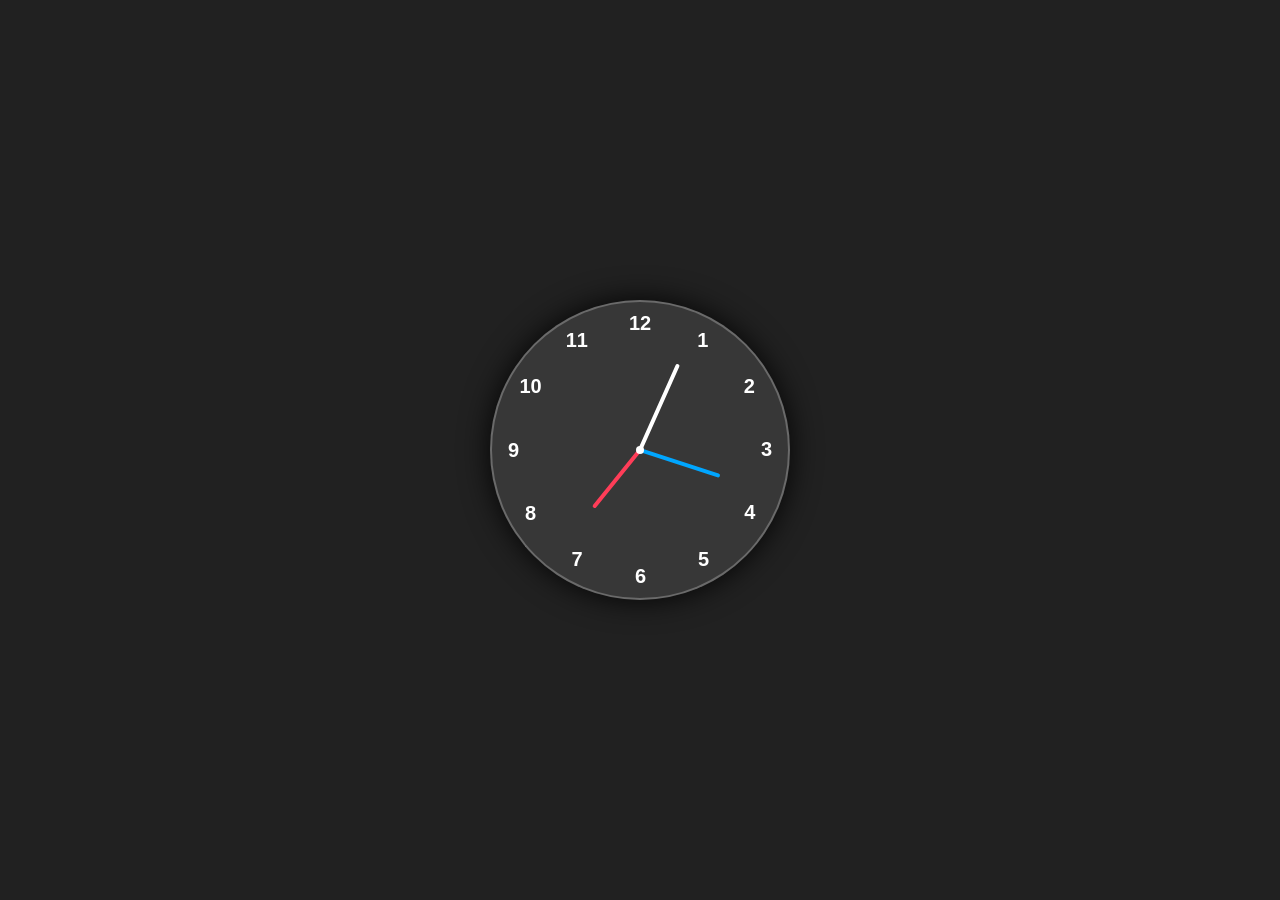
<file: Analog clock/index.html>
<!DOCTYPE html>
<html lang="en">
  <head>
    <meta charset="UTF-8" />
    <meta http-equiv="X-UA-Compatible" content="IE=edge" />
    <meta name="viewport" content="width=device-width, initial-scale=1.0" />
    <link rel="stylesheet" href="style.css" />
    <title>Analog Clock</title>
  </head>

  <body>
    <div class="container">
      <div class="clock">
        <div style="--clr: #ff3d58; --h: 74px" id="hour" class="hand">
          <i></i>
        </div>
        <div style="--clr: #00a6ff; --h: 84px" id="min" class="hand">
          <i></i>
        </div>
        <div style="--clr: #ffffff; --h: 94px" id="sec" class="hand">
          <i></i>
        </div>

        <span style="--i: 1"><b>1</b></span>
        <span style="--i: 2"><b>2</b></span>
        <span style="--i: 3"><b>3</b></span>
        <span style="--i: 4"><b>4</b></span>
        <span style="--i: 5"><b>5</b></span>
        <span style="--i: 6"><b>6</b></span>
        <span style="--i: 7"><b>7</b></span>
        <span style="--i: 8"><b>8</b></span>
        <span style="--i: 9"><b>9</b></span>
        <span style="--i: 10"><b>10</b></span>
        <span style="--i: 11"><b>11</b></span>
        <span style="--i: 12"><b>12</b></span>
      </div>
    </div>

    <script src="script.js"></script>
  </body>
  </html>
</file>
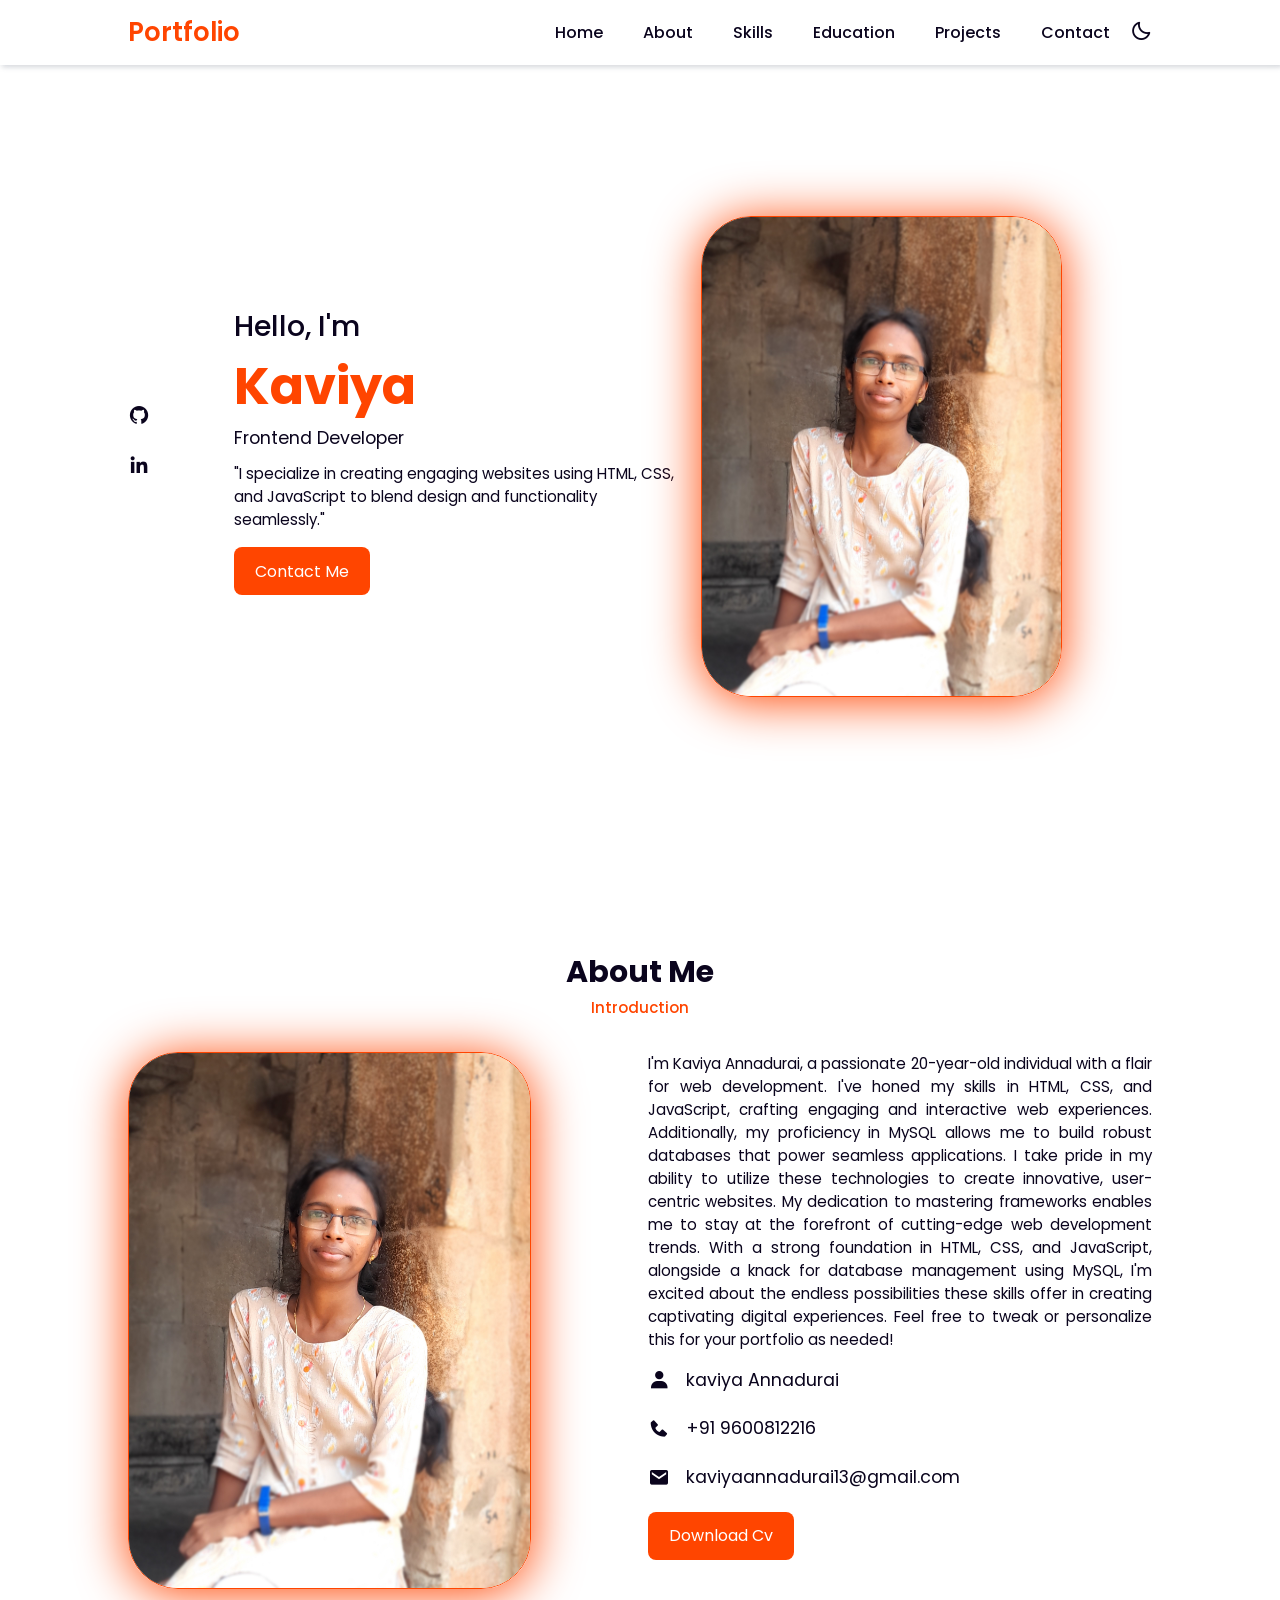
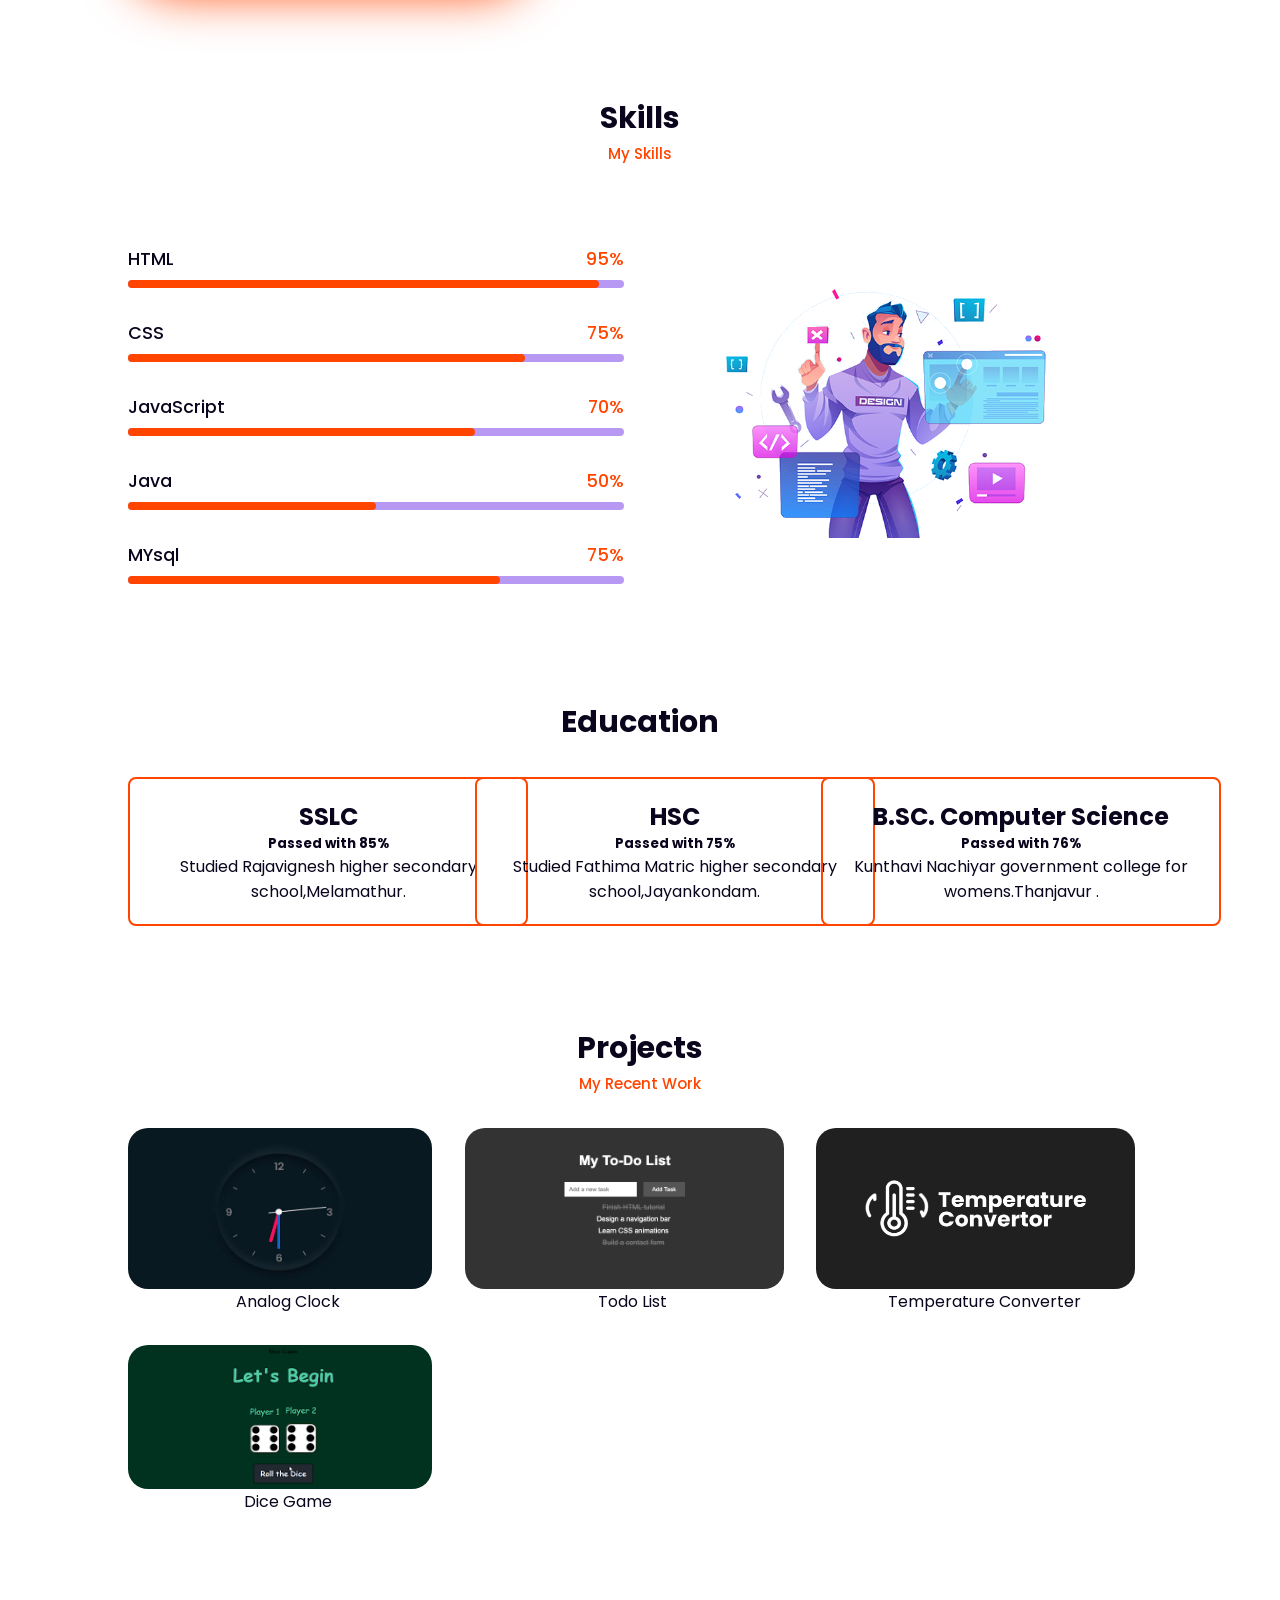
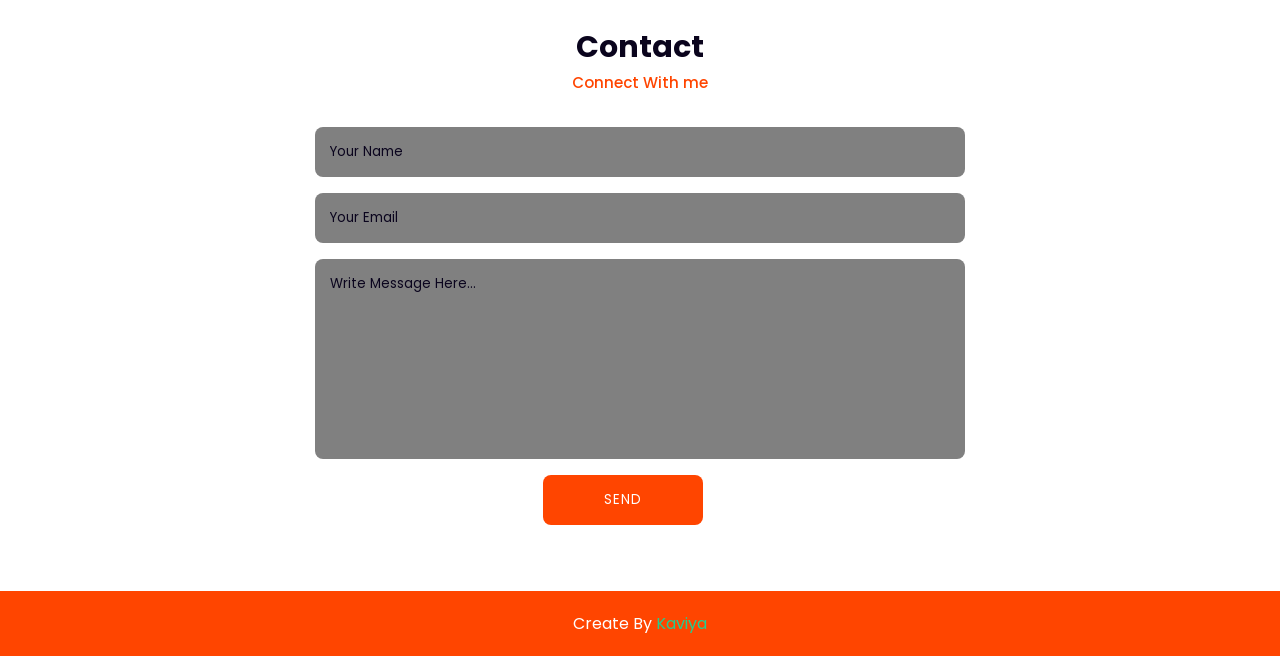
<file: portfolio/index.html>
<!DOCTYPE html>
<html lang="en">
<head>
    <meta charset="UTF-8">
    <meta http-equiv="X-UA-Compatible" content="IE=edge">
    <meta name="viewport" content="width=device-width, initial-scale=1.0">
    <title>Responsive Portfolio Website</title>
    <!-- Link To CSS -->
    <link rel="stylesheet" href="style.css">
    <!-- Box Icons -->
    <link rel="stylesheet"href="https://cdn.jsdelivr.net/npm/boxicons@latest/css/boxicons.min.css">
 
</head>
<body>
    <!-- Navbar -->
    <div class="anime">
    <header class="anime">
        <a href="#" class="logo">Portfolio</a>
 
        <div class="bx bx-menu" id="menu-icon"></div>
 
        <ul class="navbar">
            <li><a href="#home">Home</a></li>
            <li><a href="#about">About</a></li>
            <li><a href="#skills">Skills</a></li>
            <li><a href="#Education">Education</a></li>
            <li><a href="#projects">Projects</a></li>
            <li><a href="#contact">Contact</a></li>
            <div class="bx bx-moon" id="darkmode"></div>
        </ul>
    </header>
    <!-- Home -->
  
    <section class="home" id="home" class="ani">
        <div class="social">
            <a href="https://github.com/KaviyaAnnadurai13"><i class='bx bxl-github'></i></a>
            <a href="https://www.linkedin.com/in/kaviya-annadurai-958290282/"><i class='bx bxl-linkedin' ></i></a>
            
        </div>
        <div class="home-img">
            <img src="image/image1.jpg" alt="">
        </div>
        <div class="home-text" >
            <span>Hello, I'm</span>
            <h1 id="typing">Kaviya Annadurai</h1>
            <h2>Frontend Developer</h2>
            <p>"I specialize in creating engaging websites using HTML, CSS, and JavaScript to blend design and functionality seamlessly."</p>
            <a href="#contact" class="btn">Contact Me</a>
        </div>
    </div>
    </section>
    <!-- About -->
    <section class="about" id="about" >
        <div class="heading">
            <h2>About Me</h2>
            <span>Introduction</span>
        </div>
        <!-- About Content -->
        <div class="about-container">
            <div class="about-img">
                <img src="image/image2.jpg" alt="">
            </div>
            <div class="about-text">
                <p> I'm Kaviya Annadurai, a passionate 20-year-old individual with a flair for web development. I've honed my skills in HTML, CSS, and JavaScript, crafting engaging and interactive web experiences. Additionally, my proficiency in MySQL allows me to build robust databases that power seamless applications.
                    I take pride in my ability to utilize these technologies to create innovative, user-centric websites. My dedication to mastering frameworks enables me to stay at the forefront of cutting-edge web development trends.
                    With a strong foundation in HTML, CSS, and JavaScript, alongside a knack for database management using MySQL, I'm excited about the endless possibilities these skills offer in creating captivating digital experiences.
                    Feel free to tweak or personalize this for your portfolio as needed!</p>
                <div class="information">
                    <!-- Box 1 -->
                    <div class="info-box">
                        <i class='bx bxs-user' ></i>
                        <span>kaviya Annadurai</span>
                    </div>
                    <!-- Box 2 -->
                    <div class="info-box">
                        <i class='bx bxs-phone' ></i>
                        <span>+91 9600812216</span>
                    </div>
                    <!-- Box 3 -->
                    <div class="info-box">
                        <i class='bx bxs-envelope' ></i>
                        <span>kaviyaannadurai13@gmail.com</span>
                    </div>
                </div>
                <a href="KAVIYA.pdf" target="_blank" class="btn">Download Cv</a>
            </div>
        </div>
    </section>
    <!-- Skills -->
    <section class="skills" id="skills">
        <div class="heading">
            <h2>Skills</h2>
            <span>My Skills</span>
        </div>
        <!-- Skills Content -->
        <div class="skills-container">
            <div class="bars">
                <!-- Box 1 -->
                <div class="bars-box">
                    <h3>HTML</h3>
                    <span>95%</span>
                    <div class="light-bar"></div>
                    <div class="percent-bar html-bar"></div>
                </div>
                <!-- Box 2 -->
                <div class="bars-box">
                    <h3>CSS</h3>
                    <span>75%</span>
                    <div class="light-bar"></div>
                    <div class="percent-bar css-bar"></div>
                </div>
                <!-- Box 3 -->
                <div class="bars-box">
                    <h3>JavaScript</h3>
                    <span>70%</span>
                    <div class="light-bar"></div>
                    <div class="percent-bar js-bar"></div>
                </div>
                <!-- Box 4 -->
                <div class="bars-box">
                    <h3>Java</h3>
                    <span>50%</span>
                    <div class="light-bar"></div>
                    <div class="percent-bar java-bar"></div>
                </div>
                <div class="bars-box">
                    <h3>MYsql</h3>
                    <span>75%</span>
                    <div class="light-bar"></div>
                    <div class="percent-bar mysql-bar"></div>
                </div>
            </div>
            <div class="skills-img">
                <img src="image/image3.png" alt="">
            </div>
        </div>
 
    </section>
    
    <!-- education -->
    <section class="education" id="education">
        <div class="heading">
            <h2>Education</h2>
            
        </div>
        <div class="education-content">
            <!-- Box 1 -->
            <div class="education-box">
                <h1>SSLC</h1>
                <h5>Passed with 85%</h5>
                <p>Studied Rajavignesh higher secondary school,Melamathur.</p>
            </div>
            <!-- Box 2 -->
            <div class="education-box">
                <h1>HSC</h1>
                <h5>Passed with 75%</h5>
                <p>Studied Fathima Matric higher secondary school,Jayankondam.</p>
            </div>
            <!-- Box 3 -->
            <div class="education-box">
                <h1>B.SC. Computer Science</h1>
                <h5>Passed with 76%</h5>
                <p>Kunthavi Nachiyar government college for womens.Thanjavur .</p>
            </div>

            
        </div>
    </section>
    
    <!-- Projects -->
    <section class="projects" id="projects">
        <div class="heading">
            <h2>Projects</h2>
            <span>My Recent Work</span>
        </div>
        <div class="projects-content">
            <div class="projects-img">
                <img src="image/pro1.jpg" alt="">
                <p>Analog Clock</p>
            </div>
            <div class="projects-img">
                <img src="image/pro2.png" alt="">
                <p>Todo List</p>
            </div>
            <div class="projects-img">
                <img src="image/pro3.png" alt="">
                <p>Temperature Converter</p>
            </div>
            <div class="projects-img">
                <img src="image/pro4.png" alt="">
                <p>Dice Game</p>
            </div>
        </div>
        <!--<div style="display: flex;justify-content: center;">
            <a href="KAVIYA.pdf" target="_blank" class="btn">Download Cv</a>
        </div>-->
    </section>
    <!-- Contact -->
    <section class="contact" id="contact">
        <div class="heading">
            <h2>Contact</h2>
            <span>Connect With me</span>
        </div>
        <div class="contact-form">
            <form >
                <input type="text" placeholder="Your Name">
                <input type="email" name="" id="" placeholder="Your Email">
                <textarea name="" id="" cols="30" rows="10" placeholder="Write Message Here..."></textarea>
                <input type="button" value="Send" class="contact-button">
            </form>
        </div>
    </section>
    
    <!-- Copyright -->
    <div class="copyright">
        <p>Create By <a href="#">Kaviya</a> 
    </div>
 
 
    
    <!-- Link To JS -->
    <script src="script.js"></script>
</body>
</html>
</file>
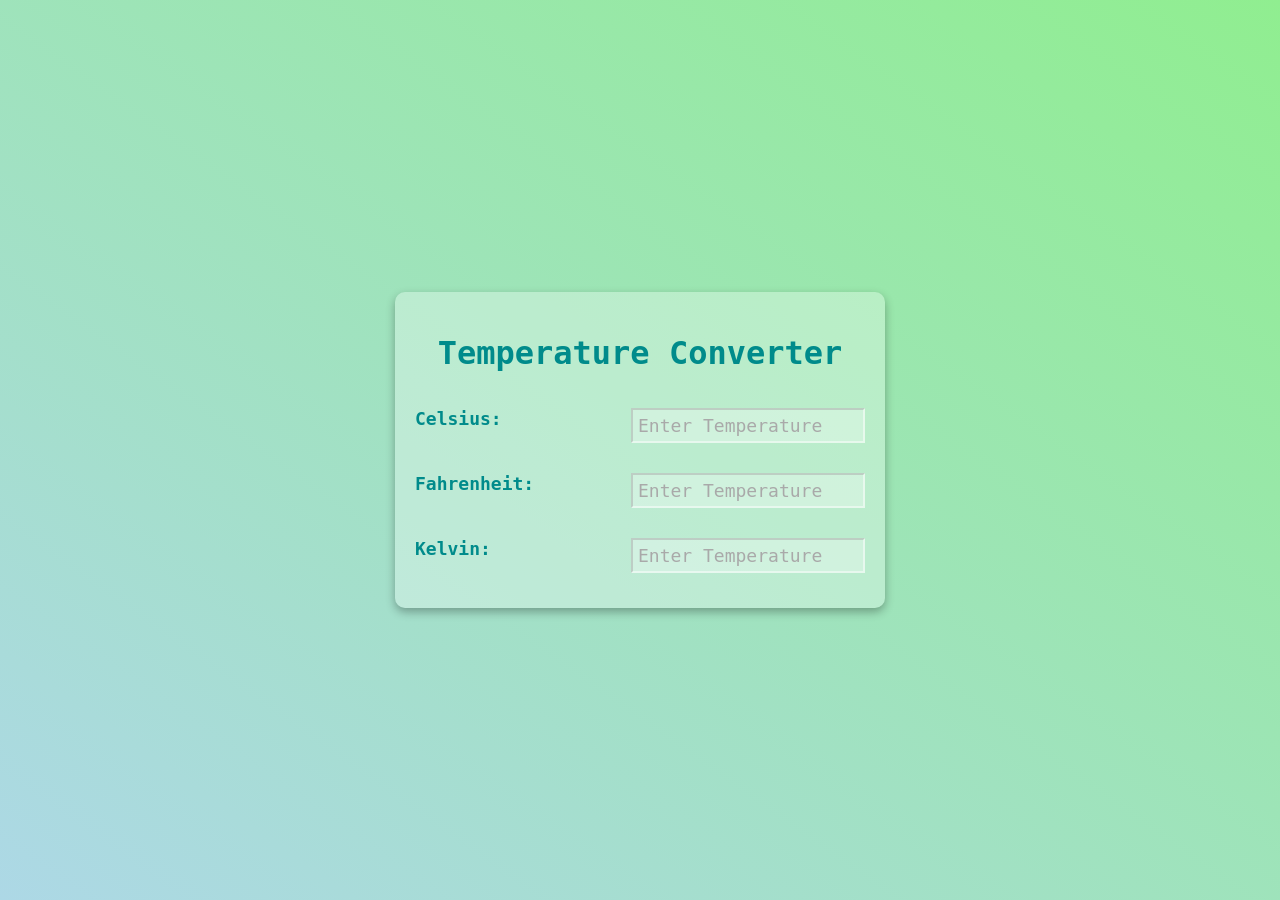
<file: temperature converter/index.html>
<!DOCTYPE html>
<html lang="en">
  <head>
    <meta charset="UTF-8" />
    <meta http-equiv="X-UA-Compatible" content="IE=edge" />
    <meta name="viewport" content="width=device-width, initial-scale=1.0" />
    <title>Temperature Converter</title>
    <link rel="stylesheet" href="style.css" />
  </head>
  <body>
    <div class="container">
      <h1 class="heading">Temperature Converter</h1>
      <div class="temp-container">
        <label for="celsius">Celsius:</label>
        <input
          onchange="computeTemp(event)"
          type="number"
          name="celsius"
          id="celsius"
          placeholder="Enter Temperature"
          class="input"
        />
      </div>
      <div class="temp-container">
        <label for="fahrenheit">Fahrenheit:</label>
        <input
          onchange="computeTemp(event)"
          type="number"
          name="fahrenheit"
          id="fahrenheit"
          placeholder="Enter Temperature"
          class="input"
        />
      </div>
      <div class="temp-container">
        <label for="kelvin">Kelvin:</label>
        <input
          onchange="computeTemp(event)"
          type="number"
          name="kelvin"
          id="kelvin"
          placeholder="Enter Temperature"
          class="input"
        />
      </div>
    </div>
    <script src="script.js"></script>
  </body>
</html>
</file>
<file: Analog clock/style.css>
*{
  margin: 0;
  padding: 0;
  box-sizing: border-box;
  font-family: sans-serif;
  color: #ffffff;
}

body{
  display: flex;
  justify-content: center;
  align-items: center;
  min-height: 100vh;
  background-color: #212121;
}

.container{
  position: relative;
}

.clock{
  width: 300px;
  height: 300px;
  border-radius: 50%;
  background-color: rgba(255, 255, 255, 0.1);
  border: 2px solid rgba(255, 255, 255, 0.25);
  box-shadow: 0px 0px 30px rgba(0, 0, 0, 0.9);
  display: flex;
  justify-content: center;
  align-items: center;
}

.clock span{
  position: absolute;
  transform: rotate(calc(30deg * var(--i))); 
  inset: 12px;
  text-align: center;
}

.clock span b{
  transform: rotate(calc(-30deg * var(--i)));
  display: inline-block;
  font-size: 20px;
}

.clock::before{
  content: '';
  position: absolute;
  width: 8px;
  height: 8px;
  border-radius: 50%;
  background-color: #fff;
  z-index: 2;
}

.hand{
  position: absolute;
  display: flex;
  justify-content: center;
  align-items: flex-end;
}
.hand i{
  position: absolute;
  background-color: var(--clr);
  width: 4px;
  height: var(--h);
  border-radius: 8px;
}
</file>
<file: portfolio/style.css>
/* Google Fonts */
@import url("https://fonts.googleapis.com/css2?family=Poppins:wght@200;300;400;500;600;700&display=swap");
* {
  margin: 0;
  padding: 0;
  box-sizing: border-box;
  list-style: none;
  text-decoration: none;
  scroll-behavior: smooth;
  scroll-padding-top: 2rem;
  font-family: "Poppins", sans-serif;
}
:root {
  --main-color:orangered;
  --bg-color: #fff;
  --text-color: #0a041d;
 
  --big-font: 3.2rem;
  --medium-font: 1.8rem;
  --p-font: 0.941rem;
}

section {
  padding: 50px 10%;
}
body.active {
  --text-color: #fff;
  --bg-color: #000;
}
body {
  background: var(--bg-color);
  color: var(--text-color);
}
*::selection {
  color: var(--bg-color);
  background: var(--main-color);
}
.heading {
  text-align: center;
}
.heading h2 {
  font-size: 30px;
}
 
.heading span {
  font-size: var(--p-font);
  color: rgb(2, 166, 70);
}
header {
  position: fixed;
  width: 100%;
  top: 0;
  right: 0;
  z-index: 1000;
  display: flex;
  align-items: center;
  justify-content: space-between;
  background: var(--bg-color);
  padding: 13px 10%;
  transition: 0.2s;
  box-shadow: -3px -3px 7px #ffffff73,
				2px 2px 5px rgba(94, 104, 121, 0.288);
}
header.shadow {
  box-shadow: 0 0 4px rgb(14 55 54 / 15%);
}
.logo {
  font-size: 1.61rem;
  font-weight: 600;
  color: var(--main-color);
}
.navbar {
  display: flex;
}
.navbar a {
  font-size: 1rem;
  padding: 10px 20px;
  color: var(--text-color);
  font-weight: 500;
}
.navbar a:hover {
  color:orangered;
  box-shadow :0 0 10px orangered;
  border-radius: 10px;
}
#menu-icon {
  font-size: 24px;
  cursor: pointer;
  z-index: 10001;
  display: none;
}
#darkmode {
  font-size: 22px;
  cursor: pointer;
}
.home {
  position: relative;
  width: 100%;
  min-height: 100vh;
  display: grid;
  grid-template-columns: 0.2fr 1fr 1fr;
  align-items: center;
  gap: 1rem;
}
.home-img {
  order: 3;
}
.home-img img {
  width: 80%;
  border-radius: 50px;
  margin-top: 20px;
  box-shadow: 0 4px 50px orangered;
    backdrop-filter: blur(17px);
    -webkit-backdrop-filter: blur(17px);
    border: 1px solid orangered;
}
.home-text span {
  font-size: var(--medium-font);
  font-weight: 500;
}
.home-text h1 {
  font-size: var(--big-font);
  color: var(--main-color);
}
.home-text h2 {
  font-size: 1.1rem;
  font-weight: 400;
}
.home-text p {
  font-size: var(--p-font);
  font-weight: 400;
  margin: 0.7rem 0 1rem;
}
.home-text a:hover{
  box-shadow :0 0 10px orangered;
  background-color: white;
  color: orangered;
  border-radius: 5px;
  transition: 0.2s;
}

.social {
  display: flex;
  flex-direction: column;
}
.social a {
  margin-bottom: 1rem;
  font-size: 22px;
  color: var(--text-color);
}
.social a:hover {
  color: orangered;
}
.btn {
  display: inline-block;
  background: var(--main-color);
  color: #fff;
  padding: 0.7rem 1.3rem;
  border-radius: 0.5rem;
}
.btn:hover {
  background:rgb(255, 17, 0);
}
 

.about-container {
  display: grid;
  grid-template-columns: repeat(2, 1fr);
  gap: 1rem;
  margin-top: 2rem;
}
 
.about-img img {
  width: 80%;
  border-radius: 50px;
  box-shadow: 0 4px 50px orangered;
    backdrop-filter: blur(17px);
    -webkit-backdrop-filter: blur(17px);
    border: 1px solid orangered;
}
.about-text p {
  font-size: var(--p-font);
  font-weight: 400;
  text-align: justify;
  gap: 20px;
}
.about-text a:hover{
  box-shadow :0 0 10px orangered;
  background-color: white;
  color: orangered;
  border-radius: 10px;
}
.heading span{
  color:orangered;
}
.information {
  margin: 1rem 0 1.4rem;
}
.information .info-box {
  display: flex;
  align-items: center;
  margin-bottom: 1.4rem;
}
.information .info-box .bx {
  font-size: 22px;
}
.information .info-box span {
  font-weight: 400;
  margin-left: 1rem;
}

.skills-container {
  display: grid;
  grid-template-columns: repeat(2, 1fr);
  align-items: center;
  gap: 2rem;
  margin-top: 4rem;
}
.skills-img img {
  width: 80%;
  padding-left: 4rem;
  object-position: center;
}
.skills span{
  color: orangered;
}

.bars-box {
  position: relative;
  display: flex;
  justify-content: space-between;
  align-items: center;
  padding: 1rem 0;
  margin-bottom: 1rem;
}
.bars-box h3,
span {
  font-size: 1.1rem;
  font-weight: 500;
}
.light-bar {
  position: absolute;
  bottom: 0;
  left: 0;
  width: 100%;
  height: 0.5rem;
  background: hsla(260, 100%, 44%, 0.4);
  border-radius: 0.5rem;
}
.percent-bar {
  position: absolute;
  bottom: 0;
  left: 0;
  height: 0.5rem;
  background: var(--main-color);
  border-radius: 0.5rem;
}
.html-bar {
  width: 95%;
}
.css-bar {
  width: 80%;
}
.js-bar {
  width: 70%;
}
.java-bar {
  width: 50%;
}
.mysql-bar {
  width: 75%;
}
.education-content {
  display: grid;
  grid-template-columns: repeat(auto-fit, minmax(200px, auto));
  justify-content: center;
  gap: 1rem;
  margin-top: 2rem;
}
.education-box {
  padding: 20px;
  width: 400px;
  
  display: flex;
  flex-direction: column;
  align-items: center;
  text-align: center;
  border-radius: 0.5rem;
  border: 2px solid var(--main-color);
}
.education-box:hover{
  box-shadow :0 0 10px orangered;
  background-color: white;
  color: orangered;
  border-radius: 10px;
}


.projects-content {
  display: grid;
  grid-template-columns: repeat(auto-fit, minmax(280px, auto));
  gap: 1rem;
  margin-top: 2rem;
}
.projects-img {
  overflow: hidden;
  border-radius: 0.5rem;
}
.projects-img img {
  width: 95%;
  display: block;
  height: 80%;
  border-radius: 20px;
 
}
.projects-img p{
  text-align: center;
}
.projects-img img:hover {
  transform: scale(1.1);
  transition: 1s;
  border-radius: 10px;
}
.contact-form {
  display: grid;
  place-items: center;
  margin-top: 2rem;
}
.contact-form form {
  display: flex;
  flex-direction: column;
  width: 650px;
}
form input,
textarea {
  padding: 15px;
  border-radius: 0.5rem;
  width: 100%;
  border: none;
  outline: none;
  background: gray;
  margin-bottom: 1rem;
  color:white;
}
form input::placeholder,
textarea::placeholder {
  color:var(--text-color);
}
form textarea {
  resize: none;
  height: 200px;
}
.contact-button {
  width: 160px;
  cursor: pointer;
  background:orangered;
  
  justify-content: center;
  text-transform: uppercase;
  letter-spacing: 1px;
  margin-left: 35%;
}
.contact-button:hover {
  box-shadow :0 0 10px orangered;
  background-color: white;
  color: orangered;
  border-radius: 10px;
}
.footer {
  display: grid;
  place-items: center;
  padding: 20px;
  background: #ebebeb;
  color: #000;
}
.footer h2 {
  font-size: 1.5rem;
  margin-bottom: 1.6rem;
}
.footer-social a i{
  color: rgb(10, 26, 208);
  font-size: 25px;
  margin-left: 10px;
  text-align: center;
  line-height: 40px;
  background-color: #fff;
  border-radius: 50%;
  width: 40px;
  height: 40px;
}
.copyright {
  padding: 20px;
  background: var(--main-color);
  text-align: center;
  color: #fff;
}
.copyright a{
  color: #22cf91;
}
/* Making Responsive */
@media (max-width: 991px) {
  header {
    padding: 18px 4%;
  }
  section {
    padding: 50px 4%;
  }
}
@media (max-width: 881px) {
  :root {
    --big-font: 2.7rem;
    --medium-font: 1.4rem;
  }
}
@media (max-width: 788px) {
  :root {
    --big-font: 2.4rem;
    --medium-font: 1.2rem;
  }
  header {
    padding: 11px 4%;
  }
  #menu-icon {
    display: initial;
    color: var(--text-color);
  }
  header .navbar {
    position: absolute;
    top: -500px;
    left: 0;
    right: 0;
    display: flex;
    flex-direction: column;
    background: var(--bg-color);
    box-shadow: 0 4px 4px rgb(0 0 0 / 10%);
    transition: 0.2s ease;
    text-align: center;
    
  }
  .navbar.active {
    top: 100%;
  }
  .navbar a {
    padding: 1.5rem;
    display: block;
    background: var(--bg-color);
  }
  #darkmode {
    position: absolute;
    top: 1.4rem;
    right: 2rem;
  }
  .scroll-down {
    display: none;
  }
  .home {
    grid-template-columns: 0.5fr 3fr;
  }
  .home-text {
    grid-column: 1/3;
    padding-left: 1.4rem;
  }
  .home-img {
    order: initial;
  }
  .about-container {
    grid-template-columns: 1fr;
  }
  .about-img {
    display: flex;
    justify-content: center;
  }
  .skills-container {
    grid-template-columns: 1fr;
  }
  .skills-img img {
    padding-left: 0;
  }
  .skills-img {
    padding-top: 2rem;
    display: flex;
    justify-content: center;
  }
  .contact-form form{
    width: 300px;
  }
  .contact-button{
    margin-left: 25%;
  }
}
@media (max-width: 340px) {
  :root {
    --big-font: 1.7rem;
    --medium-font: 1.1rem;
  }
  .home-text span {
    font-size: 1rem;
  }
  .home-text h2 {
    font-size: 0.9rem;
    font-weight: 500;
  }
  .information .info-box span {
    font-size: 1rem;
  }
  .portfolio-content {
    grid-template-columns: repeat(auto-fit, minmax(200px, auto));
  }
  .contact-form form{
    width: 300px;
  }
  .contact-button{
    margin-left: 25%;
  }
}
</file>
<file: temperature converter/style.css>
body {
    margin: 0;
    background: linear-gradient(to left bottom, lightgreen, lightblue);
    min-height: 100vh;
    display: flex;
    justify-content: center;
    align-items: center;
    font-family: monospace;
    color: darkcyan;
  }
  
  .container {
    background: rgba(255, 255, 255, 0.3);
    padding: 20px;
    box-shadow: 0 4px 10px rgba(0, 0, 0, 0.3);
    border-radius: 10px;
    width: 85%;
    max-width: 450px;
    min-width: 350px;
    display: flex;
    flex-direction: column;
    align-items: center;
  }
  
  .heading {
    font-size: 32px;
  }
  
  .temp-container {
    width: 100%;
    padding: 15px;
    font-weight: bold;
    font-size: 18px;
  }
  
  .input {
    width: 220px;
    font-family: monospace;
    padding: 5px;
    float: right;
    outline: none;
    background: rgba(255, 255, 255, 0.3);
    border-color: rgba(255, 255, 255, 0.5);
    color: darkgreen;
    font-size: 18px;
  }
  
  
  .input::placeholder{
      color: darkgray;
  }
</file>
